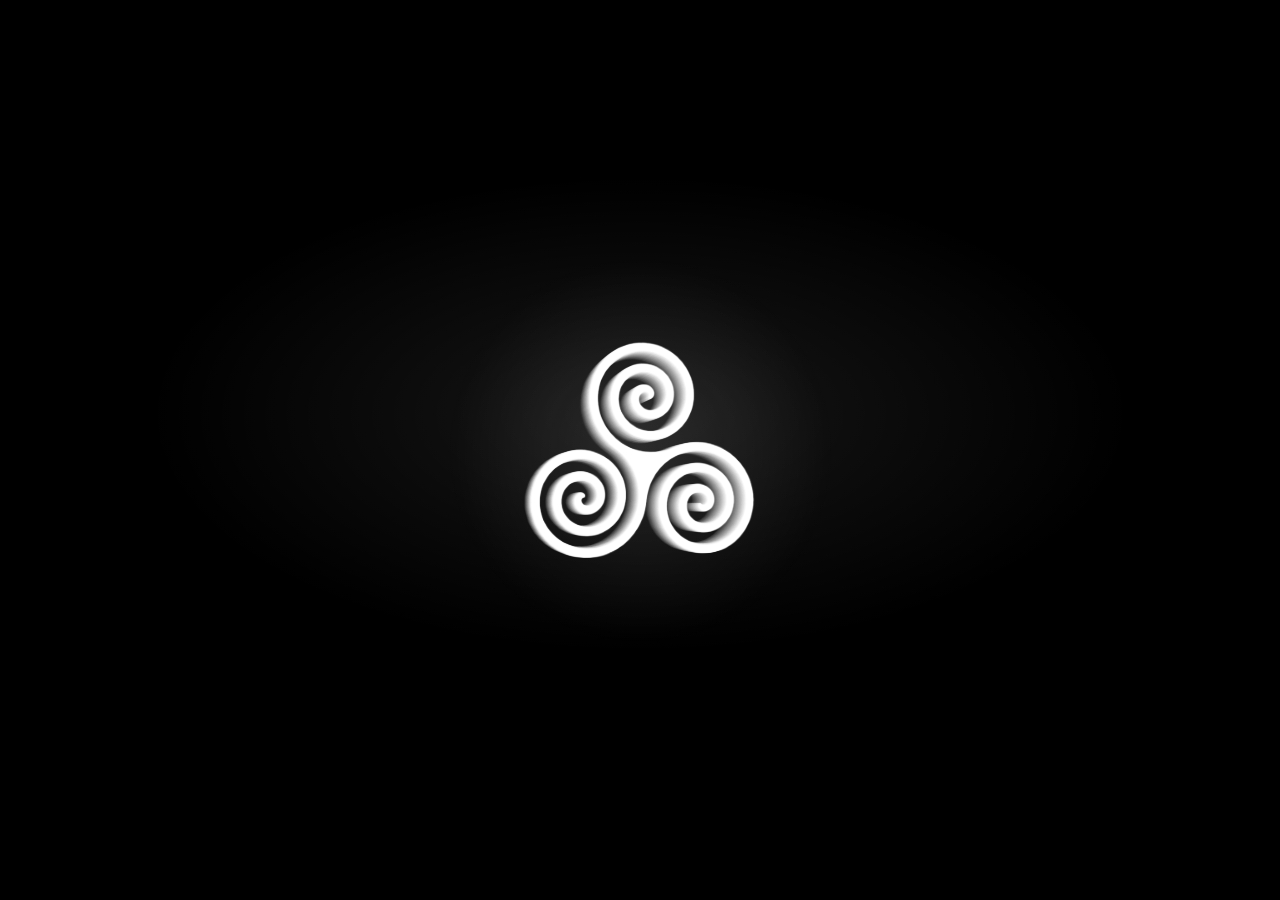
<file: index.html>
<!DOCTYPE html>
<html lang="ru">
<head>
<meta charset="utf-8">
<meta name="viewport" content="width=device-width, initial-scale=1, viewport-fit=cover">
<meta name="theme-color" content="#000000">
<title>Круг</title>
<link rel="icon" href="logo.png">
<style>
:root{--logo:url([data-uri])}}
*{box-sizing:border-box;-webkit-tap-highlight-color:transparent}
html,body{height:100%;margin:0;background:#000;overflow:hidden}
.intro{position:fixed;inset:0;background:#000;overflow:hidden;touch-action:none;cursor:grab;display:flex;align-items:center;justify-content:center;-webkit-user-select:none;user-select:none}
.intro:active{cursor:grabbing}
.fog{position:absolute;inset:0;background:radial-gradient(55% 38% at 50% 46%,rgba(255,255,255,.09),transparent 70%),radial-gradient(120% 90% at 50% 50%,transparent 55%,#000 100%);}
.stage{position:relative;width:min(58vw,250px);aspect-ratio:1;perspective:850px}
.glow{position:absolute;inset:-45%;background:radial-gradient(circle,rgba(255,255,255,.2),transparent 58%);opacity:.5;animation:glw 5s ease-in-out infinite alternate;pointer-events:none}
@keyframes glw{0%{opacity:.25}100%{opacity:.8}}
.obj{position:relative;width:100%;height:100%;transform-style:preserve-3d;will-change:transform}
.ly{position:absolute;inset:0;background:var(--logo) center/contain no-repeat;filter:brightness(var(--b,1));transform:translateZ(var(--z));pointer-events:none}
.ly.hl{filter:none;background:linear-gradient(105deg,transparent 38%,rgba(255,255,255,.95) 50%,transparent 62%) 160% 0/260% 100% no-repeat;-webkit-mask:var(--logo) center/contain no-repeat;mask:var(--logo) center/contain no-repeat;animation:shn 4.2s 1.5s ease-in-out infinite}
@keyframes shn{0%{background-position:160% 0}55%,100%{background-position:-60% 0}}
</style>
</head>
<body>
<div class="intro" id="it" role="img" aria-label="Круг">
  <div class="fog"></div>
  <div class="stage" id="sg"><div class="glow"></div><div class="obj" id="ob"><i class="ly" style="--i:0;--z:-25.5px;--b:0.16"></i><i class="ly" style="--i:1;--z:-23.8px;--b:0.19"></i><i class="ly" style="--i:2;--z:-22.1px;--b:0.22"></i><i class="ly" style="--i:3;--z:-20.4px;--b:0.25"></i><i class="ly" style="--i:4;--z:-18.7px;--b:0.28"></i><i class="ly" style="--i:5;--z:-17.0px;--b:0.30"></i><i class="ly" style="--i:6;--z:-15.3px;--b:0.33"></i><i class="ly" style="--i:7;--z:-13.6px;--b:0.36"></i><i class="ly" style="--i:8;--z:-11.9px;--b:0.39"></i><i class="ly" style="--i:9;--z:-10.2px;--b:0.42"></i><i class="ly" style="--i:10;--z:-8.5px;--b:0.45"></i><i class="ly" style="--i:11;--z:-6.8px;--b:0.48"></i><i class="ly" style="--i:12;--z:-5.1px;--b:0.51"></i><i class="ly" style="--i:13;--z:-3.4px;--b:0.54"></i><i class="ly" style="--i:14;--z:-1.7px;--b:0.57"></i><i class="ly" style="--i:15;--z:0.0px;--b:0.59"></i><i class="ly" style="--i:16;--z:1.7px;--b:0.62"></i><i class="ly" style="--i:17;--z:3.4px;--b:0.65"></i><i class="ly" style="--i:18;--z:5.1px;--b:0.68"></i><i class="ly" style="--i:19;--z:6.8px;--b:0.71"></i><i class="ly" style="--i:20;--z:8.5px;--b:0.74"></i><i class="ly" style="--i:21;--z:10.2px;--b:0.77"></i><i class="ly" style="--i:22;--z:11.9px;--b:0.80"></i><i class="ly" style="--i:23;--z:13.6px;--b:0.83"></i><i class="ly" style="--i:24;--z:15.3px;--b:0.86"></i><i class="ly" style="--i:25;--z:17.0px;--b:0.88"></i><i class="ly" style="--i:26;--z:18.7px;--b:0.91"></i><i class="ly" style="--i:27;--z:20.4px;--b:0.94"></i><i class="ly" style="--i:28;--z:22.1px;--b:0.97"></i><i class="ly" style="--i:29;--z:23.8px;--b:1.00"></i><i class="ly hl" style="--i:30;--z:26.10px"></i></div></div>
</div>
<script>
// Логотип можно крутить: тянуть пальцем или мышью, после отпускания вращение затухает
(function(){
var AC,bus,rev,snd=1;
function au(){try{if(!AC){AC=new(window.AudioContext||window.webkitAudioContext)();bus=AC.createGain();bus.gain.value=.9;var lp=AC.createBiquadFilter();lp.type='lowpass';lp.frequency.value=9500;var cp=AC.createDynamicsCompressor();cp.threshold.value=-18;cp.ratio.value=5;bus.connect(lp);lp.connect(cp);cp.connect(AC.destination);rev=AC.createConvolver();var L=AC.sampleRate*3.6,b=AC.createBuffer(2,L,AC.sampleRate);for(var c=0;c<2;c++){var d=b.getChannelData(c),p=0;for(var i=0;i<L;i++){p=p*.62+(Math.random()*2-1)*.38;d[i]=p*Math.pow(1-i/L,2.2)}}rev.buffer=b;var rg=AC.createGain();rg.gain.value=.5;rev.connect(rg);rg.connect(cp)}if(AC.state==='suspended')AC.resume()}catch(e){}}
function bell(f,t,d,v,o){o=o||{};if(!AC||!snd)return;try{var n=AC.currentTime+t,c=AC.createOscillator(),m=AC.createOscillator(),mm=AC.createGain(),g=AC.createGain();c.frequency.value=f;m.frequency.value=f*(o.r||2.005);mm.gain.setValueAtTime(f*(o.i||1.3),n);mm.gain.exponentialRampToValueAtTime(.01,n+d*.5);m.connect(mm);mm.connect(c.frequency);g.gain.setValueAtTime(0,n);g.gain.linearRampToValueAtTime(v,n+.006);g.gain.exponentialRampToValueAtTime(.0001,n+d);c.connect(g);g.connect(bus);g.connect(rev);c.start(n);m.start(n);c.stop(n+d+.05);m.stop(n+d+.05)}catch(e){}}
var sfx={tk:function(){if(!AC||AC.state!=='running')return;bell([1568,1760,2093,2349,2637][Math.random()*5|0],0,.06,.03,{r:3,i:.3})}};
// Звук только при вращении. Аудио готовим сразу при загрузке, а на первое касание просто «будим»,
// поэтому первый щелчок идёт без задержки.
au();
['pointerdown','touchstart','touchend','pointerup','click'].forEach(function(n){addEventListener(n,au,{passive:true})});
  var it=document.getElementById('it'),ob=document.getElementById('ob');
  var ox=0,oy=0,vx=0,vy=0,dr=0,px=0,py=0,st=0,t0=Date.now();
  it.addEventListener('pointerdown',function(e){dr=1;px=e.clientX;py=e.clientY;try{it.setPointerCapture(e.pointerId)}catch(x){}});
  it.addEventListener('pointermove',function(e){
    if(!dr)return;
    var dx=e.clientX-px,dy=e.clientY-py;px=e.clientX;py=e.clientY;
    vy=dx*.55;vx=-dy*.35;oy+=vy;ox=Math.max(-60,Math.min(60,ox+vx));
  });
  function up(){dr=0}
  it.addEventListener('pointerup',up);it.addEventListener('pointercancel',up);
  (function tk(){
    var t=(Date.now()-t0)/1000,k=1;
    var q=Math.floor(oy/28);if(q!==st){st=q;sfx.tk()}
    if(!dr){oy+=vy;vy*=.95;ox+=vx;vx*=.9;ox*=.93;oy-=(oy-Math.round(oy/360)*360)*.045}
    ob.style.transform='rotateX('+(Math.cos(t*.6)*7*k+ox).toFixed(2)+'deg) rotateY('+(Math.sin(t*.8)*15*k+oy).toFixed(2)+'deg)';
    requestAnimationFrame(tk);
  })();
})();
</script>
</body>
</html>
</file>
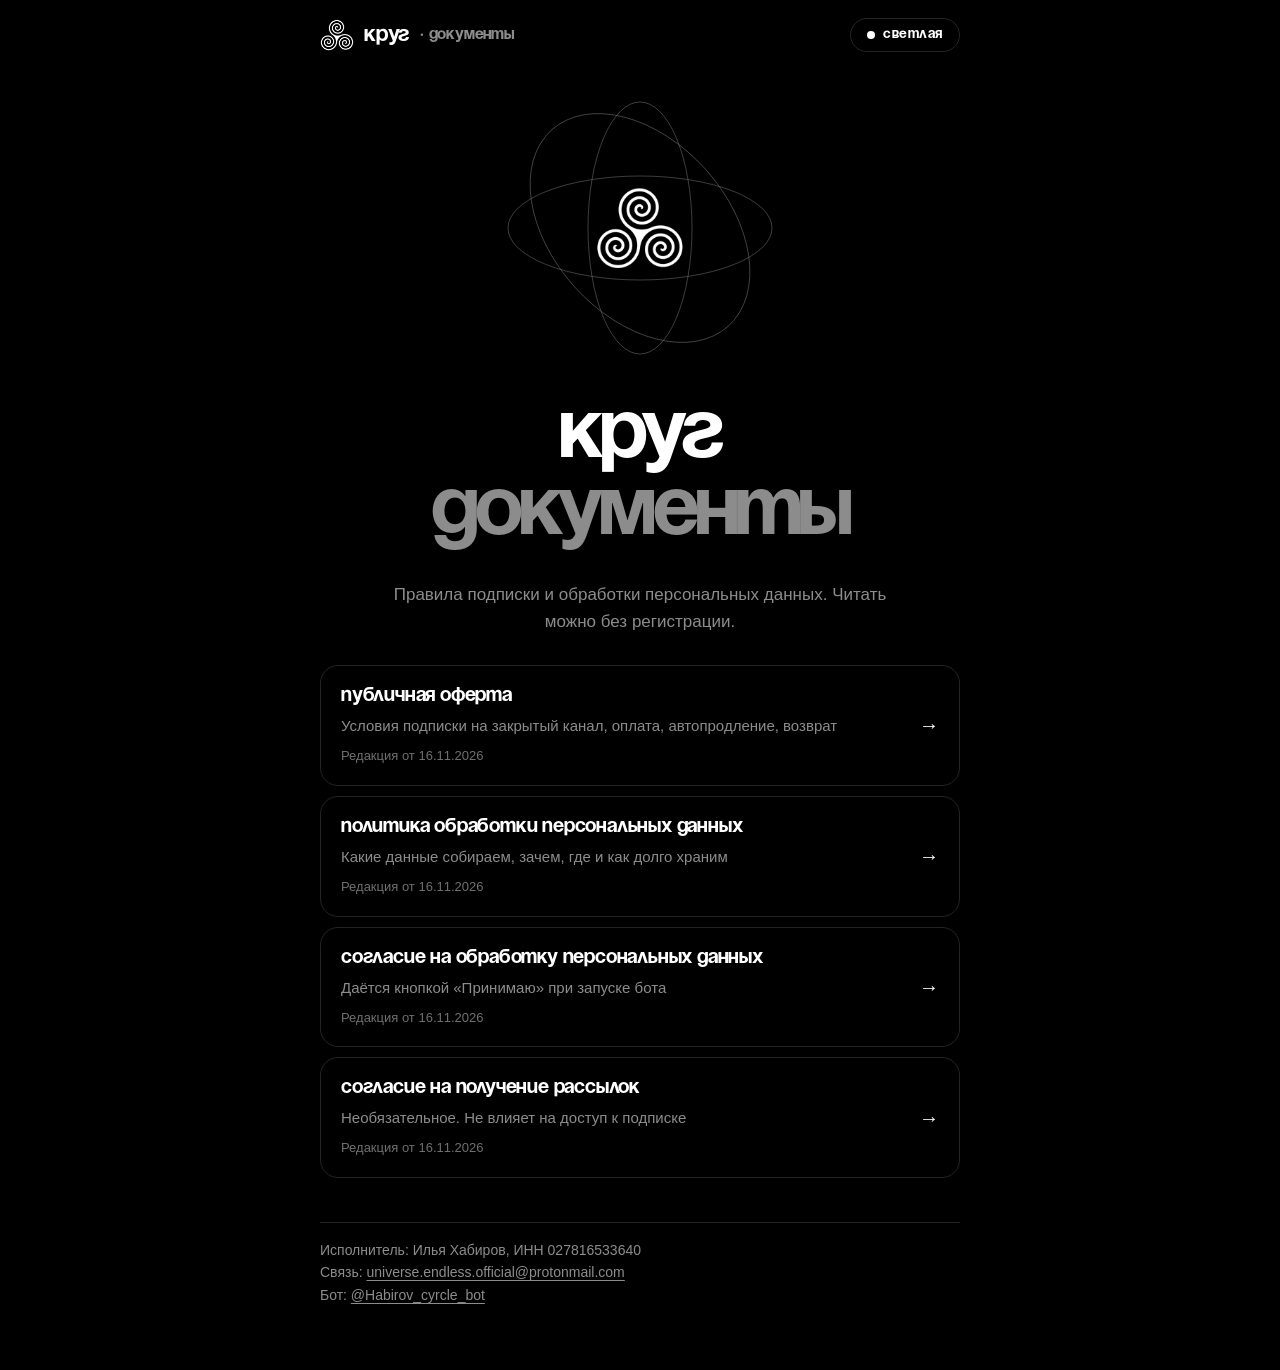
<file: documents/index.html>
<!doctype html><html lang="ru" data-theme="dark"><head><meta charset="utf-8">
<meta name="viewport" content="width=device-width,initial-scale=1,viewport-fit=cover">
<title>Документы — Круг Ильи Хабирова</title><link rel="stylesheet" href="../style.css"><script src="../theme.js"></script></head>
<body><main>
<div class="top"><span class="brand"><img src="../logo.png" alt="">круг <i>· документы</i></span><button class="pill" id="theme" type="button" aria-label="Сменить тему">светлая</button></div>
<div class="hero">
<svg class="orbit" viewBox="0 0 300 300" aria-hidden="true"><ellipse cx="150" cy="150" rx="132" ry="52"/><ellipse cx="150" cy="150" rx="52" ry="126"/><ellipse cx="150" cy="150" rx="132" ry="88" transform="rotate(48 150 150)"/><image href="../logo.png" x="105" y="105" width="90" height="90"/></svg>
<h1>круг<em>документы</em></h1>
</div>
<p class="lead">Правила подписки и обработки персональных данных. Читать можно без регистрации.</p>
<div class="list" id="c"><noscript><a class="row" href="../docs/offer.md"><b>оферта</b></a></noscript></div>
<footer>Исполнитель: Илья Хабиров, ИНН 027816533640<br>Связь: <a href="mailto:universe.endless.official@protonmail.com">universe.endless.official@protonmail.com</a><br>Бот: <a href="https://t.me/Habirov_cyrcle_bot">@Habirov_cyrcle_bot</a></footer>
</main>
<script>
fetch('../docs/docs.json?'+Date.now()).then(function(r){return r.json()}).then(function(l){
document.getElementById('c').innerHTML=l.map(function(d){return '<a class="row" href="../'+d.slug+'/"><div><b>'+d.title+'</b><span>'+d.text+'</span><small>Редакция от '+d.date+'</small></div></a>'}).join('')
}).catch(function(){document.getElementById('c').textContent='Не удалось загрузить список документов.'})
</script></body></html>
</file>
<file: style.css>
@font-face{font-family:"Soyuz";src:url("fonts/SoyuzGrotesk-Bold.otf") format("opentype");font-weight:700;font-display:swap}
:root{--bg:#000;--fg:#fff;--mut:#8c8c8c;--line:#242424;--btn-bg:#fff;--btn-fg:#000;--logo-f:none;
 --head:"Soyuz","Helvetica Neue",Arial,sans-serif;--doc:Georgia,"Times New Roman",serif;--ui:-apple-system,"Segoe UI",Roboto,Helvetica,Arial,sans-serif;
 box-sizing:border-box}
:root[data-theme="light"]{--bg:#f1f1f1;--fg:#000;--mut:#767676;--line:#d9d9d9;--btn-bg:#000;--btn-fg:#fff;--logo-f:invert(1)}
*{box-sizing:border-box}html{-webkit-text-size-adjust:100%;scroll-padding-top:env(safe-area-inset-top,0px)}
body{margin:0;background:var(--bg);color:var(--fg);font:17px/1.6 var(--ui);font-weight:300;padding:env(safe-area-inset-top,0px) 0 env(safe-area-inset-bottom,0px);transition:background .25s,color .25s}
main{max-width:680px;margin:0 auto;padding:18px 20px 64px}
.top{display:flex;align-items:center;justify-content:space-between;gap:12px}
.brand{display:flex;align-items:center;gap:10px;color:inherit;text-decoration:none;font:700 22px/1 var(--head);letter-spacing:-.01em}
.brand img{width:34px;height:34px;filter:var(--logo-f)}.brand i{font-style:normal;color:var(--mut);font-size:16px}
.pill{display:inline-flex;align-items:center;gap:8px;border:1px solid var(--line);background:none;color:var(--fg);border-radius:999px;padding:9px 16px;font:700 14px/1 var(--head);letter-spacing:.04em;cursor:pointer}
.pill:before{content:"";width:8px;height:8px;border-radius:50%;background:var(--fg)}
.pill:focus-visible,.row:focus-visible,.back:focus-visible,a:focus-visible{outline:2px solid var(--fg);outline-offset:3px}
.hero{position:relative;text-align:center;padding:26px 0 8px}
.orbit{display:block;margin:0 auto;width:min(300px,78vw);height:auto}
.orbit ellipse{fill:none;stroke:var(--mut);stroke-width:.8;opacity:.55}.orbit image{filter:var(--logo-f)}
h1{font:700 clamp(46px,15vw,84px)/.92 var(--head);letter-spacing:-.045em;margin:18px 0 0;text-transform:lowercase}
h1 em{font-style:normal;color:var(--mut);display:block}
.lead{color:var(--mut);margin:22px auto 30px;max-width:30em;text-align:center;font-size:17px}
.list{display:grid;gap:10px}
.row{display:flex;align-items:center;justify-content:space-between;gap:16px;width:100%;text-align:left;background:none;border:1px solid var(--line);border-radius:18px;padding:18px 20px;color:inherit;font:inherit;text-decoration:none;cursor:pointer}
.row b{display:block;font:700 20px/1.2 var(--head);letter-spacing:-.01em;text-transform:lowercase}
.row span{display:block;color:var(--mut);font-size:15px;margin-top:6px}
.row small{display:block;color:var(--mut);font-size:13px;margin-top:8px;opacity:.8}
.row:after{content:"→";flex:none;color:var(--fg);font-size:20px}
.back{background:none;border:0;color:var(--mut);font:inherit;font-size:15px;padding:0;margin:26px 0 6px;cursor:pointer;text-decoration:none;display:inline-block}
#d h1,article h1{font-size:clamp(34px,10vw,52px);text-align:left;margin:10px 0 18px}
#d h2,article h2{font:700 21px/1.25 var(--head);letter-spacing:-.01em;margin:1.9em 0 .4em;text-transform:lowercase}
#d p,article p,#d li{font-family:var(--doc);font-weight:400;font-size:17px;line-height:1.65}
#d a,article a,footer a,.lead a{color:inherit;text-decoration-thickness:1px;text-underline-offset:3px}
code{border:1px solid var(--line);border-radius:6px;padding:1px 6px;font-size:.9em}
ul{padding-left:1.3em}li{margin:.3em 0}
footer{margin-top:44px;padding-top:16px;border-top:1px solid var(--line);color:var(--mut);font-size:14px}
@media(prefers-reduced-motion:reduce){body{transition:none}}
</file>
